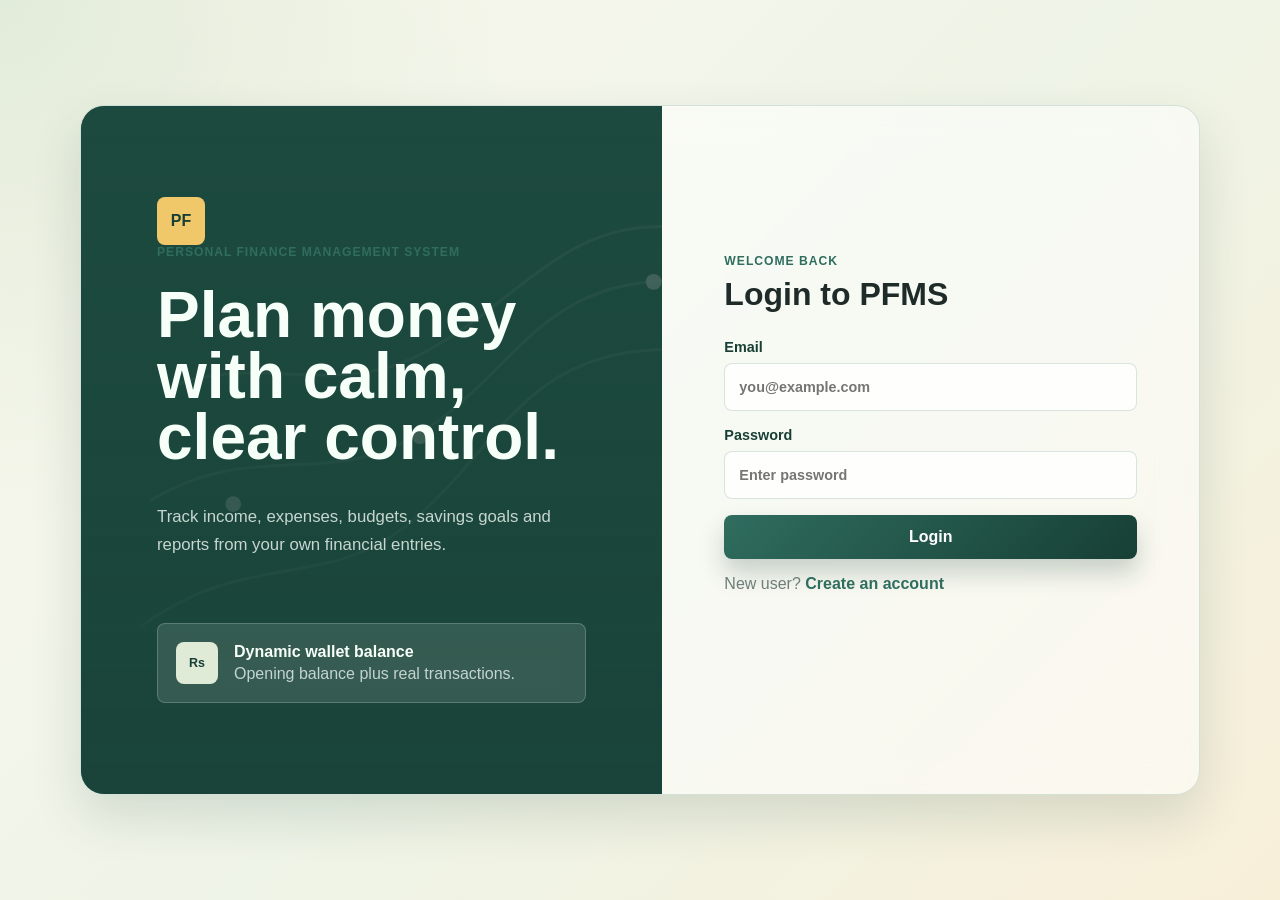
<file: index.html>
<!DOCTYPE html>
<html lang="en">
<head>
  <meta charset="UTF-8">
  <meta name="viewport" content="width=device-width, initial-scale=1.0">
  <title>PFMS | Personal Finance Management System</title>
  <link rel="stylesheet" href="assets/style.css">
</head>
<body class="auth-page">
  <script>
    const sessionUser = localStorage.getItem('pfms_current_user');
    window.location.href = sessionUser ? 'dashboard.html' : 'login.html';
  </script>
</body>
</html>
<h1>Test Update</h1>
</file>
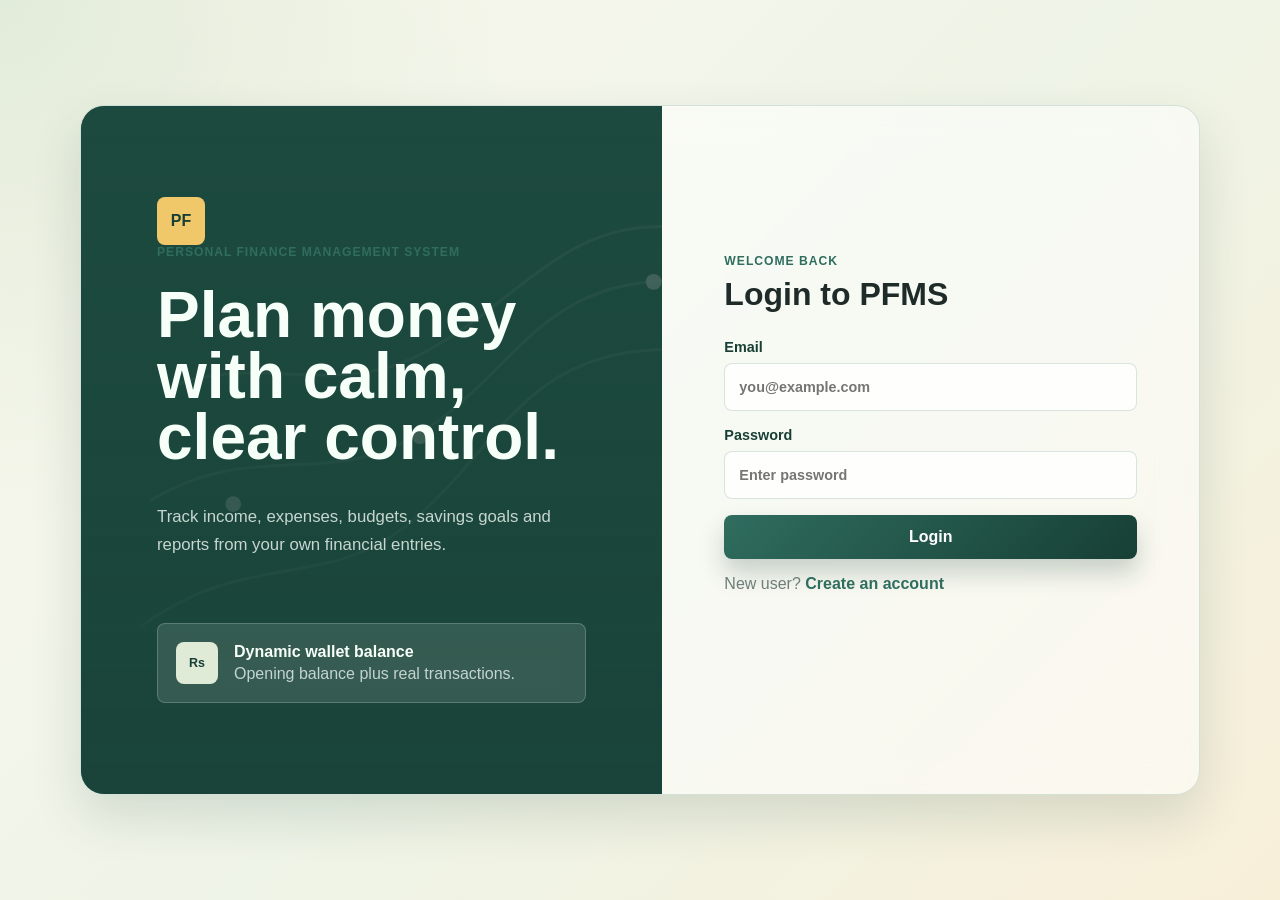
<file: budget.html>
<!DOCTYPE html>
<html lang="en">
<head>
  <meta charset="UTF-8">
  <meta name="viewport" content="width=device-width, initial-scale=1.0">
  <title>Budget | PFMS</title>
  <link rel="stylesheet" href="assets/style.css">
</head>
<body>
  <aside class="sidebar">
    <a class="logo" href="dashboard.html"><span>PF</span><b>PFMS</b></a>
    <nav class="nav">
      <a href="dashboard.html" data-page="dashboard">Dashboard</a>
      <a href="transactions.html" data-page="transactions">Transactions</a>
      <a href="budget.html" data-page="budget">Budget</a>
      <a href="savings.html" data-page="savings">Savings</a>
      <a href="reports.html" data-page="reports">Reports</a>
    </nav>
    <button class="ghost-btn logout-btn" id="logoutBtn">Logout</button>
  </aside>

  <main class="app-main">
    <header class="topbar">
      <div>
        <p class="eyebrow">Category limits</p>
        <h1>Budget</h1>
      </div>
      <div class="user-pill" id="userPill"></div>
    </header>

    <section class="two-column">
      <form class="panel form-panel" id="budgetForm">
        <div class="panel-head"><h2>Create Budget</h2></div>
        <label>Expense Category
          <input type="text" id="budgetCategory" required placeholder="Must match transaction category">
        </label>
        <label>Budget Limit
          <input type="number" id="budgetLimit" min="0.01" step="0.01" required placeholder="Enter category limit">
        </label>
        <button class="primary-btn" type="submit">Save budget</button>
        <p class="message" id="budgetMessage"></p>
      </form>

      <section class="panel-list" id="budgetList"></section>
    </section>
  </main>
  <script src="assets/app.js"></script>
</body>
</html>
</file>
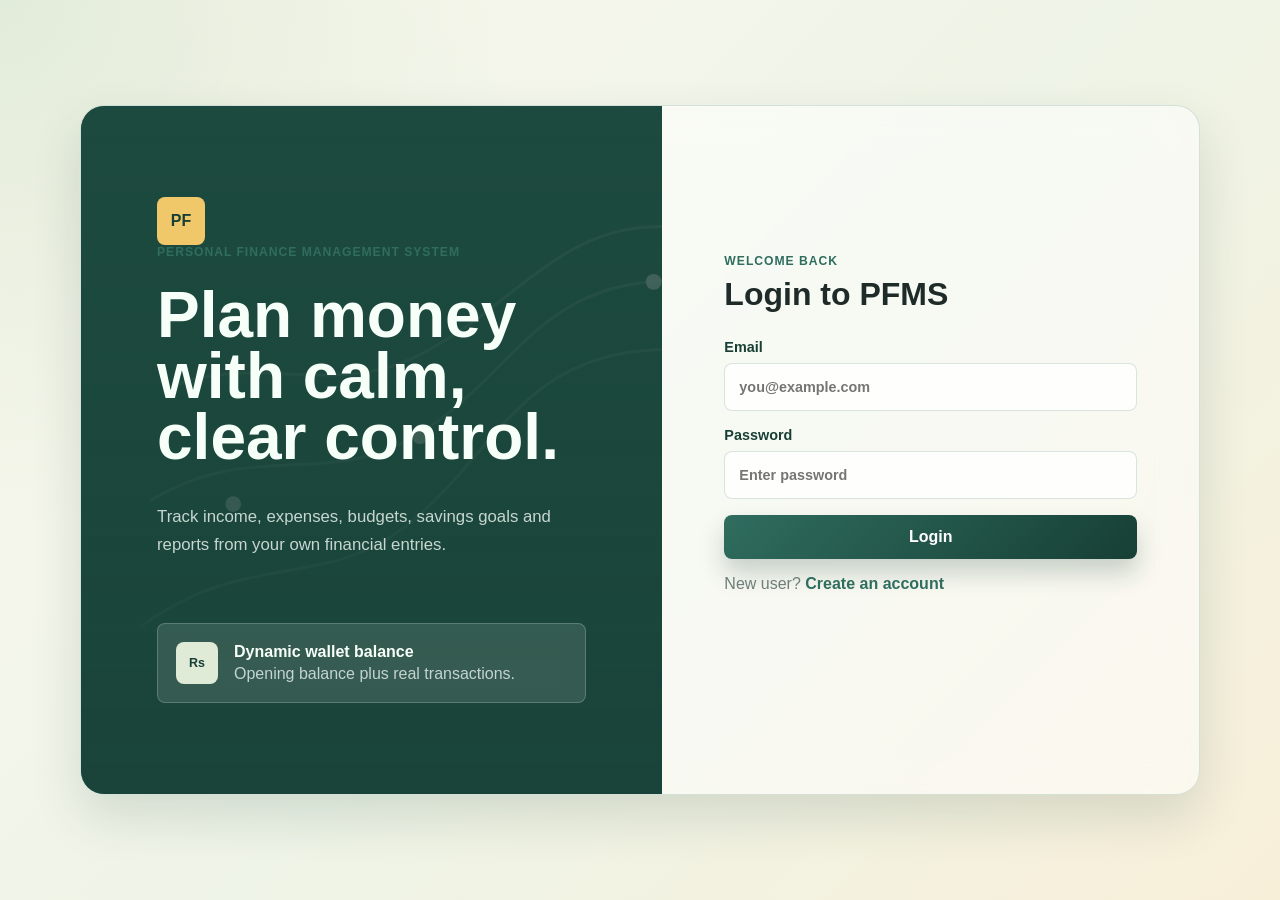
<file: dashboard.html>
<!DOCTYPE html>
<html lang="en">
<head>
  <meta charset="UTF-8">
  <meta name="viewport" content="width=device-width, initial-scale=1.0">
  <title>Dashboard | PFMS</title>
  <link rel="stylesheet" href="assets/style.css">
</head>
<body>
  <aside class="sidebar">
    <a class="logo" href="dashboard.html"><span>PF</span><b>PFMS</b></a>
    <nav class="nav">
      <a href="dashboard.html" data-page="dashboard">Dashboard</a>
      <a href="transactions.html" data-page="transactions">Transactions</a>
      <a href="budget.html" data-page="budget">Budget</a>
      <a href="savings.html" data-page="savings">Savings</a>
      <a href="reports.html" data-page="reports">Reports</a>
    </nav>
    <button class="ghost-btn logout-btn" id="logoutBtn">Logout</button>
  </aside>

  <main class="app-main">
    <header class="topbar">
      <div>
        <p class="eyebrow">Finance overview</p>
        <h1>Dashboard</h1>
      </div>
      <div class="user-pill" id="userPill"></div>
    </header>

    <section class="metric-grid">
      <article class="metric-card balance">
        <span class="metric-icon">Rs</span>
        <p>Current Balance</p>
        <h2 id="currentBalance">Loading</h2>
      </article>
      <article class="metric-card">
        <span class="metric-icon income">IN</span>
        <p>Total Income</p>
        <h2 id="totalIncome">Loading</h2>
      </article>
      <article class="metric-card">
        <span class="metric-icon expense">EX</span>
        <p>Total Expenses</p>
        <h2 id="totalExpense">Loading</h2>
      </article>
      <article class="metric-card">
        <span class="metric-icon saving">SG</span>
        <p>Savings Tracked</p>
        <h2 id="totalSavings">Loading</h2>
      </article>
    </section>

    <section class="content-grid">
      <article class="panel chart-panel">
        <div class="panel-head">
          <div>
            <p class="eyebrow">Actual data</p>
            <h2>Money Flow</h2>
          </div>
        </div>
        <canvas id="financeChart" height="230"></canvas>
      </article>

      <article class="panel">
        <div class="panel-head">
          <div>
            <p class="eyebrow">Recent ledger</p>
            <h2>Latest Transactions</h2>
          </div>
          <a class="link-btn" href="transactions.html">Add entry</a>
        </div>
        <div class="table-wrap">
          <table>
            <thead>
              <tr><th>Date</th><th>Type</th><th>Category</th><th>Amount</th></tr>
            </thead>
            <tbody id="recentTransactions"></tbody>
          </table>
        </div>
      </article>
    </section>
  </main>
  <script src="assets/app.js"></script>
</body>
</html>
</file>
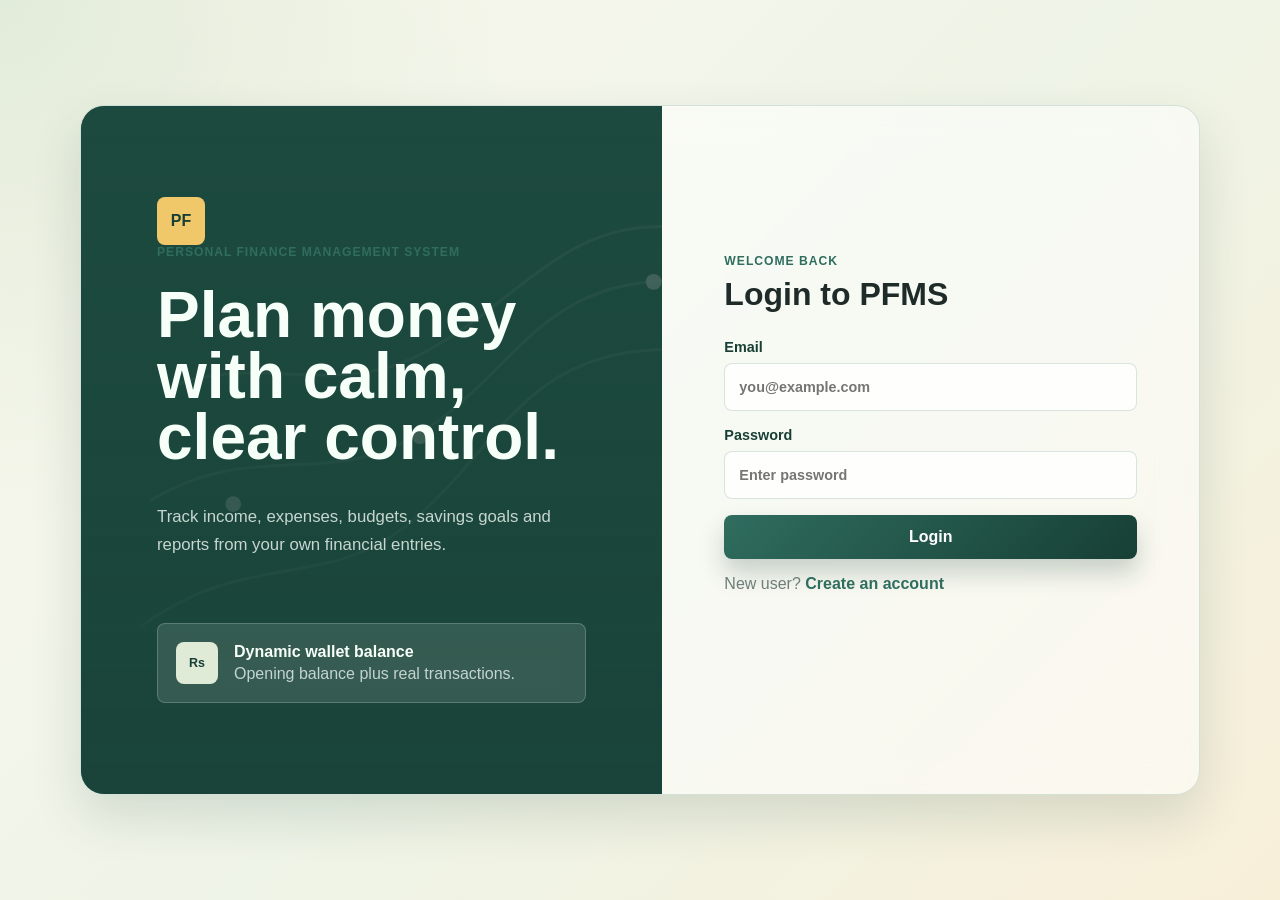
<file: login.html>
<!DOCTYPE html>
<html lang="en">
<head>
  <meta charset="UTF-8">
  <meta name="viewport" content="width=device-width, initial-scale=1.0">
  <title>Login | PFMS</title>
  <link rel="stylesheet" href="assets/style.css">
</head>
<body class="auth-page">
  <main class="auth-shell">
    <section class="auth-visual">
      <div class="brand-mark">PF</div>
      <p class="eyebrow">Personal Finance Management System</p>
      <h1>Plan money with calm, clear control.</h1>
      <p class="auth-copy">Track income, expenses, budgets, savings goals and reports from your own financial entries.</p>
      <div class="visual-card">
        <span class="mini-icon">Rs</span>
        <div>
          <strong>Dynamic wallet balance</strong>
          <p>Opening balance plus real transactions.</p>
        </div>
      </div>
    </section>

    <section class="auth-panel">
      <form class="auth-form" id="loginForm">
        <p class="eyebrow">Welcome back</p>
        <h2>Login to PFMS</h2>
        <label>Email
          <input type="email" id="loginEmail" required placeholder="you@example.com">
        </label>
        <label>Password
          <input type="password" id="loginPassword" required placeholder="Enter password">
        </label>
        <button class="primary-btn" type="submit">Login</button>
        <p class="form-note">New user? <a href="register.html">Create an account</a></p>
        <p class="message" id="authMessage"></p>
      </form>
    </section>
  </main>
  <script src="assets/app.js"></script>
</body>
</html>
</file>
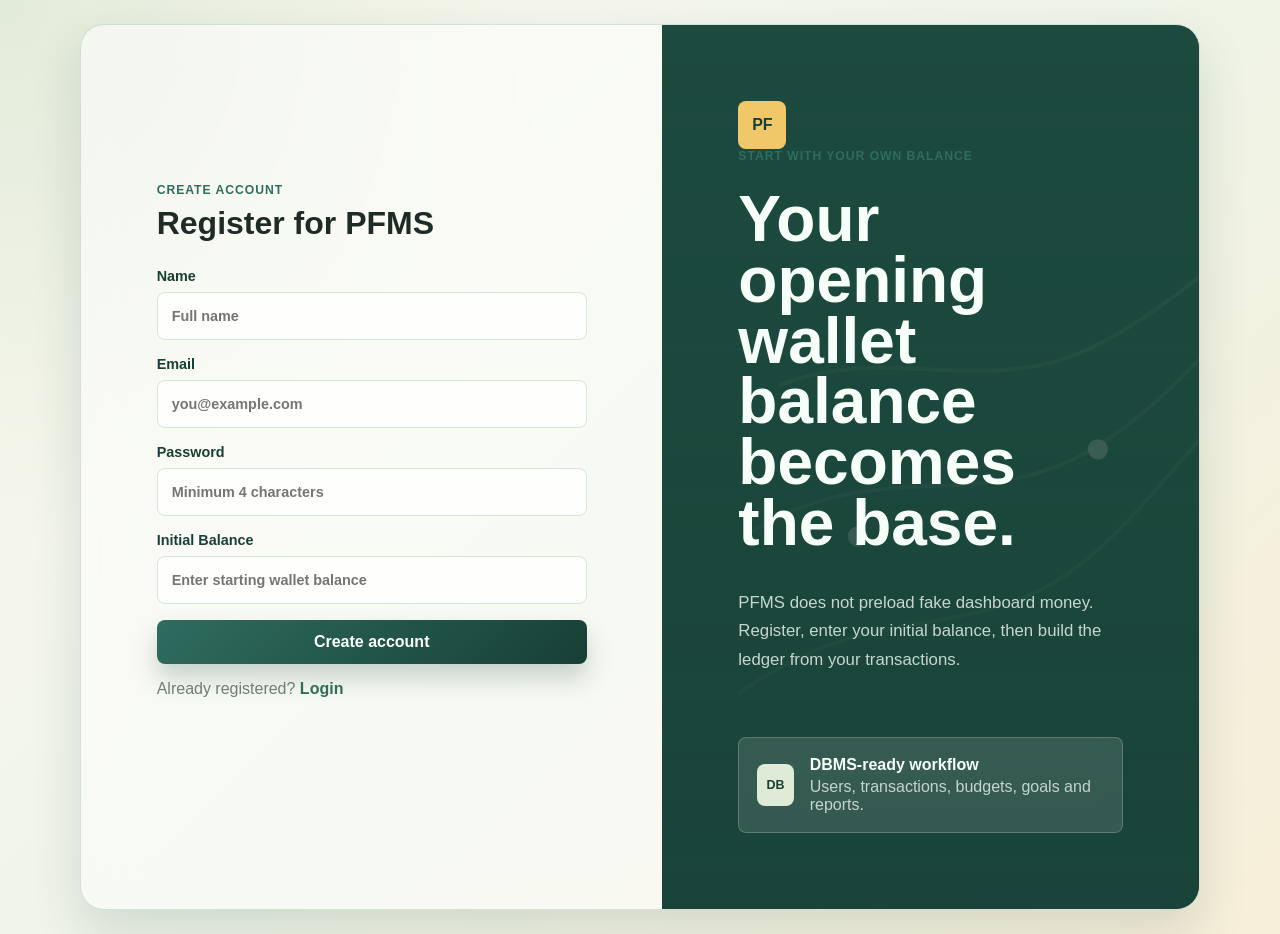
<file: register.html>
<!DOCTYPE html>
<html lang="en">
<head>
  <meta charset="UTF-8">
  <meta name="viewport" content="width=device-width, initial-scale=1.0">
  <title>Register | PFMS</title>
  <link rel="stylesheet" href="assets/style.css">
</head>
<body class="auth-page">
  <main class="auth-shell reverse">
    <section class="auth-visual">
      <div class="brand-mark">PF</div>
      <p class="eyebrow">Start with your own balance</p>
      <h1>Your opening wallet balance becomes the base.</h1>
      <p class="auth-copy">PFMS does not preload fake dashboard money. Register, enter your initial balance, then build the ledger from your transactions.</p>
      <div class="visual-card">
        <span class="mini-icon">DB</span>
        <div>
          <strong>DBMS-ready workflow</strong>
          <p>Users, transactions, budgets, goals and reports.</p>
        </div>
      </div>
    </section>

    <section class="auth-panel">
      <form class="auth-form" id="registerForm">
        <p class="eyebrow">Create account</p>
        <h2>Register for PFMS</h2>
        <label>Name
          <input type="text" id="registerName" required placeholder="Full name">
        </label>
        <label>Email
          <input type="email" id="registerEmail" required placeholder="you@example.com">
        </label>
        <label>Password
          <input type="password" id="registerPassword" required minlength="4" placeholder="Minimum 4 characters">
        </label>
        <label>Initial Balance
          <input type="number" id="registerBalance" required min="0" step="0.01" placeholder="Enter starting wallet balance">
        </label>
        <button class="primary-btn" type="submit">Create account</button>
        <p class="form-note">Already registered? <a href="login.html">Login</a></p>
        <p class="message" id="authMessage"></p>
      </form>
    </section>
  </main>
  <script src="assets/app.js"></script>
</body>
</html>
</file>
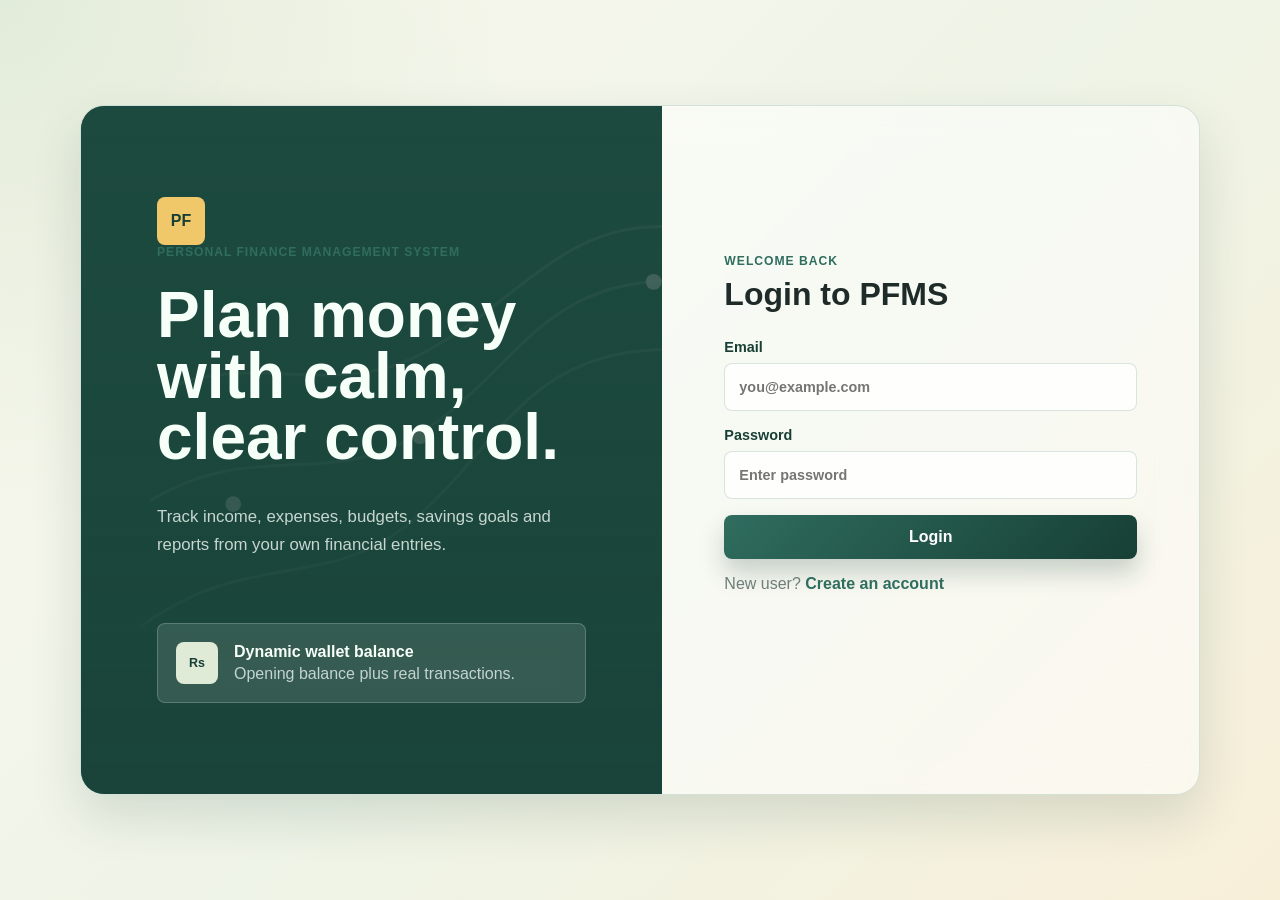
<file: reports.html>
<!DOCTYPE html>
<html lang="en">
<head>
  <meta charset="UTF-8">
  <meta name="viewport" content="width=device-width, initial-scale=1.0">
  <title>Reports | PFMS</title>
  <link rel="stylesheet" href="assets/style.css">
</head>
<body>
  <aside class="sidebar">
    <a class="logo" href="dashboard.html"><span>PF</span><b>PFMS</b></a>
    <nav class="nav">
      <a href="dashboard.html" data-page="dashboard">Dashboard</a>
      <a href="transactions.html" data-page="transactions">Transactions</a>
      <a href="budget.html" data-page="budget">Budget</a>
      <a href="savings.html" data-page="savings">Savings</a>
      <a href="reports.html" data-page="reports">Reports</a>
    </nav>
    <button class="ghost-btn logout-btn" id="logoutBtn">Logout</button>
  </aside>

  <main class="app-main">
    <header class="topbar">
      <div>
        <p class="eyebrow">Generated from ledger</p>
        <h1>Reports</h1>
      </div>
      <div class="user-pill" id="userPill"></div>
    </header>

    <section class="metric-grid compact">
      <article class="metric-card"><p>Income Entries</p><h2 id="incomeCount">0</h2></article>
      <article class="metric-card"><p>Expense Entries</p><h2 id="expenseCount">0</h2></article>
      <article class="metric-card"><p>Largest Expense</p><h2 id="largestExpense">Loading</h2></article>
      <article class="metric-card"><p>Net Result</p><h2 id="netResult">Loading</h2></article>
    </section>

    <section class="content-grid">
      <article class="panel chart-panel">
        <div class="panel-head"><h2>Category Expense Report</h2></div>
        <div id="categoryReport"></div>
      </article>
      <article class="panel">
        <div class="panel-head"><h2>Transaction Summary</h2></div>
        <div class="table-wrap">
          <table>
            <thead>
              <tr><th>Category</th><th>Income</th><th>Expense</th><th>Net</th></tr>
            </thead>
            <tbody id="summaryTable"></tbody>
          </table>
        </div>
      </article>
    </section>
  </main>
  <script src="assets/app.js"></script>
</body>
</html>
</file>
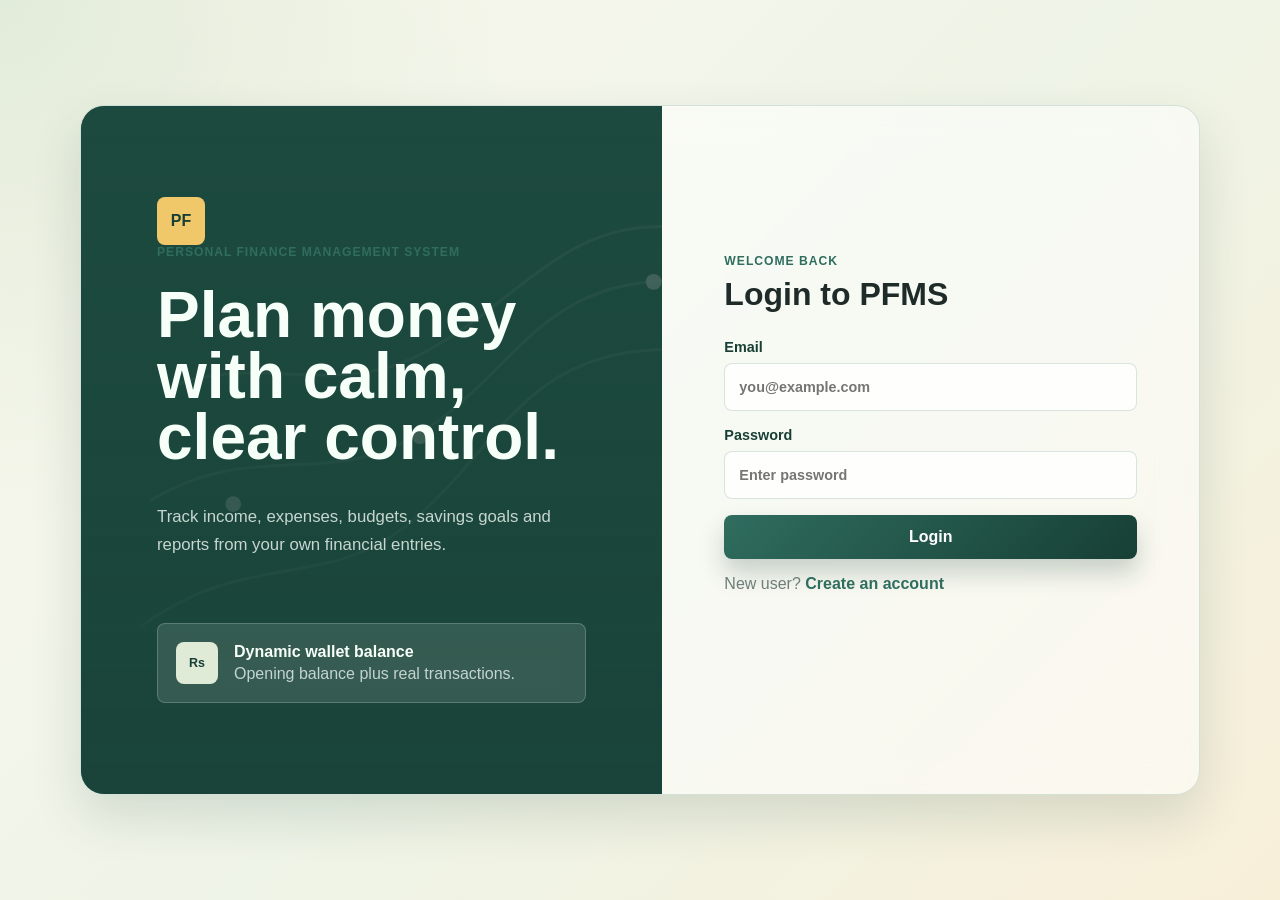
<file: savings.html>
<!DOCTYPE html>
<html lang="en">
<head>
  <meta charset="UTF-8">
  <meta name="viewport" content="width=device-width, initial-scale=1.0">
  <title>Savings | PFMS</title>
  <link rel="stylesheet" href="assets/style.css">
</head>
<body>
  <aside class="sidebar">
    <a class="logo" href="dashboard.html"><span>PF</span><b>PFMS</b></a>
    <nav class="nav">
      <a href="dashboard.html" data-page="dashboard">Dashboard</a>
      <a href="transactions.html" data-page="transactions">Transactions</a>
      <a href="budget.html" data-page="budget">Budget</a>
      <a href="savings.html" data-page="savings">Savings</a>
      <a href="reports.html" data-page="reports">Reports</a>
    </nav>
    <button class="ghost-btn logout-btn" id="logoutBtn">Logout</button>
  </aside>

  <main class="app-main">
    <header class="topbar">
      <div>
        <p class="eyebrow">Goal tracking</p>
        <h1>Savings</h1>
      </div>
      <div class="user-pill" id="userPill"></div>
    </header>

    <section class="two-column">
      <form class="panel form-panel" id="savingsForm">
        <div class="panel-head"><h2>Create Savings Goal</h2></div>
        <label>Goal Name
          <input type="text" id="goalName" required placeholder="Emergency fund, laptop, trip">
        </label>
        <label>Target Amount
          <input type="number" id="goalTarget" min="0.01" step="0.01" required placeholder="Enter target">
        </label>
        <label>Current Saved Amount
          <input type="number" id="goalSaved" min="0" step="0.01" required placeholder="Enter current saved amount">
        </label>
        <button class="primary-btn" type="submit">Save goal</button>
        <p class="message" id="savingsMessage"></p>
      </form>

      <section class="panel-list" id="savingsList"></section>
    </section>
  </main>
  <script src="assets/app.js"></script>
</body>
</html>
</file>
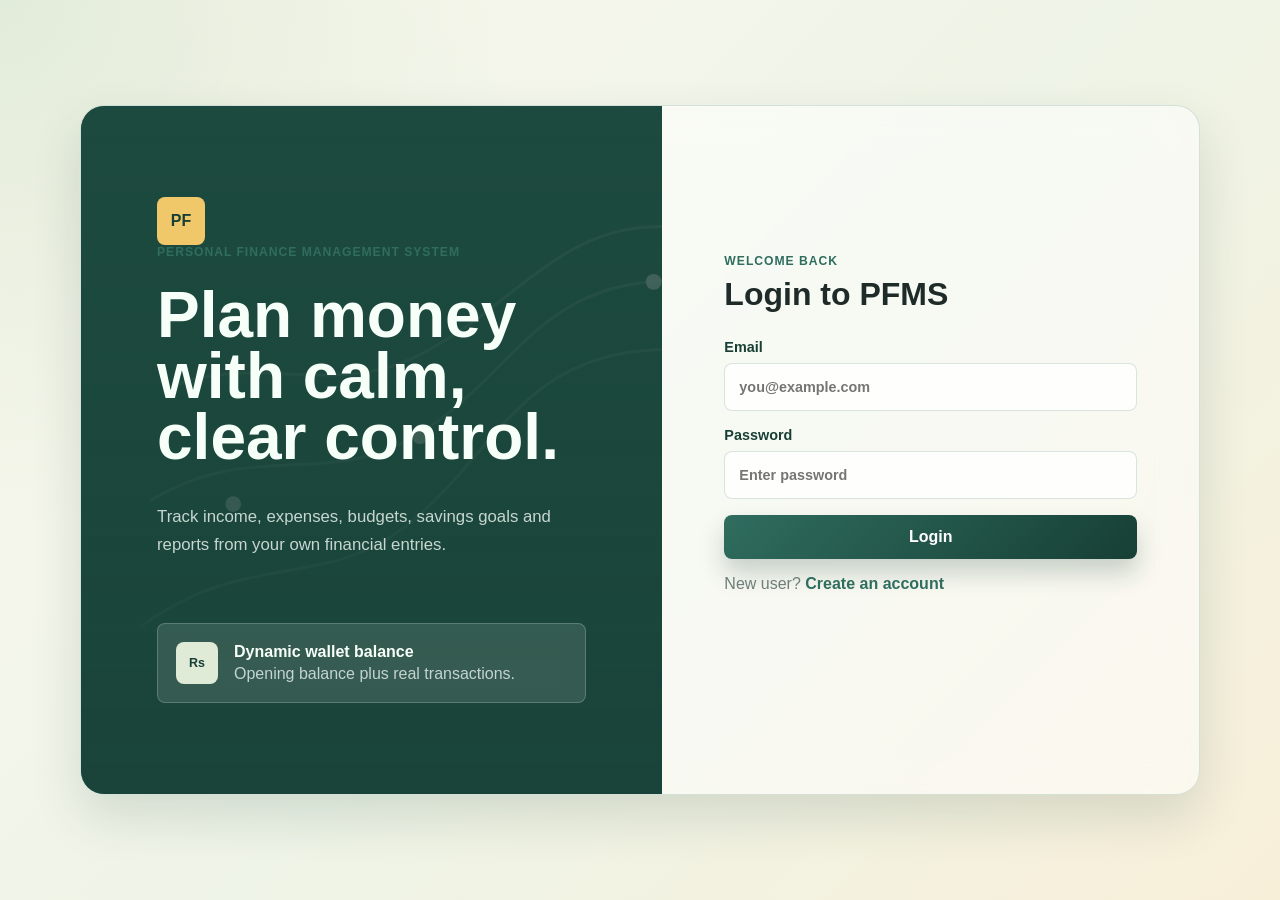
<file: transactions.html>
<!DOCTYPE html>
<html lang="en">
<head>
  <meta charset="UTF-8">
  <meta name="viewport" content="width=device-width, initial-scale=1.0">
  <title>Transactions | PFMS</title>
  <link rel="stylesheet" href="assets/style.css">
</head>
<body>
  <aside class="sidebar">
    <a class="logo" href="dashboard.html"><span>PF</span><b>PFMS</b></a>
    <nav class="nav">
      <a href="dashboard.html" data-page="dashboard">Dashboard</a>
      <a href="transactions.html" data-page="transactions">Transactions</a>
      <a href="budget.html" data-page="budget">Budget</a>
      <a href="savings.html" data-page="savings">Savings</a>
      <a href="reports.html" data-page="reports">Reports</a>
    </nav>
    <button class="ghost-btn logout-btn" id="logoutBtn">Logout</button>
  </aside>

  <main class="app-main">
    <header class="topbar">
      <div>
        <p class="eyebrow">Income and expense ledger</p>
        <h1>Transactions</h1>
      </div>
      <div class="user-pill" id="userPill"></div>
    </header>

    <section class="two-column">
      <form class="panel form-panel" id="transactionForm">
        <div class="panel-head"><h2>Add Transaction</h2></div>
        <label>Type
          <select id="transactionType" required>
            <option value="income">Income</option>
            <option value="expense">Expense</option>
          </select>
        </label>
        <label>Category
          <input type="text" id="transactionCategory" required placeholder="Salary, Food, Rent, Travel">
        </label>
        <label>Amount
          <input type="number" id="transactionAmount" min="0.01" step="0.01" required placeholder="Enter amount">
        </label>
        <label>Date
          <input type="date" id="transactionDate" required>
        </label>
        <label>Description
          <input type="text" id="transactionDescription" placeholder="Optional note">
        </label>
        <button class="primary-btn" type="submit">Save transaction</button>
        <p class="message" id="transactionMessage"></p>
      </form>

      <article class="panel">
        <div class="panel-head">
          <div>
            <p class="eyebrow">Calculated balance</p>
            <h2 id="transactionBalance">Loading</h2>
          </div>
        </div>
        <div class="table-wrap tall">
          <table>
            <thead>
              <tr><th>Date</th><th>Type</th><th>Category</th><th>Amount</th><th>Action</th></tr>
            </thead>
            <tbody id="transactionTable"></tbody>
          </table>
        </div>
      </article>
    </section>
  </main>
  <script src="assets/app.js"></script>
</body>
</html>
</file>
<file: assets/style.css>
:root {
  --green-900: #173f35;
  --green-700: #2f6d5f;
  --green-500: #61a88f;
  --sage: #dfead7;
  --beige: #f4ecd9;
  --cream: #fbf8ef;
  --ink: #1e2b28;
  --muted: #6f7d77;
  --line: rgba(47, 109, 95, 0.18);
  --white: rgba(255, 255, 255, 0.78);
  --shadow: 0 22px 50px rgba(23, 63, 53, 0.14);
  --radius: 8px;
}

* {
  box-sizing: border-box;
}

body {
  margin: 0;
  min-height: 100vh;
  font-family: Inter, Segoe UI, Arial, sans-serif;
  color: var(--ink);
  background:
    radial-gradient(circle at top left, rgba(223, 234, 215, 0.9), transparent 34rem),
    linear-gradient(135deg, #fbf8ef 0%, #eef4e7 52%, #f8efd9 100%);
}

a {
  color: inherit;
  text-decoration: none;
}

button,
input,
select {
  font: inherit;
}

.auth-page {
  display: grid;
  place-items: center;
  padding: 24px;
}

.auth-shell {
  width: min(1120px, 100%);
  min-height: 690px;
  display: grid;
  grid-template-columns: 1.04fr 0.96fr;
  overflow: hidden;
  border: 1px solid var(--line);
  border-radius: 24px;
  background: rgba(255, 255, 255, 0.52);
  box-shadow: var(--shadow);
  backdrop-filter: blur(18px);
}

.auth-shell.reverse .auth-visual {
  order: 2;
}

.auth-visual {
  position: relative;
  display: flex;
  flex-direction: column;
  justify-content: center;
  padding: clamp(36px, 6vw, 76px);
  color: #f7fff9;
  background:
    linear-gradient(rgba(23, 63, 53, 0.76), rgba(23, 63, 53, 0.9)),
    url("data:image/svg+xml,%3Csvg xmlns='http://www.w3.org/2000/svg' width='900' height='700' viewBox='0 0 900 700'%3E%3Crect width='900' height='700' fill='%232f6d5f'/%3E%3Cg fill='none' stroke='%23dfead7' stroke-opacity='.26' stroke-width='3'%3E%3Cpath d='M60 530c110-80 184-36 270-102 90-70 117-176 257-180 92-2 150 38 235-29'/%3E%3Cpath d='M70 402c104-64 180-12 270-66 98-58 122-153 252-158 89-4 144 34 232-20'/%3E%3Cpath d='M92 286c80-35 165 10 247-30 97-47 142-128 240-133 88-5 142 34 238 0'/%3E%3C/g%3E%3Cg fill='%23fbf8ef' fill-opacity='.88'%3E%3Ccircle cx='155' cy='405' r='8'/%3E%3Ccircle cx='345' cy='336' r='8'/%3E%3Ccircle cx='583' cy='179' r='8'/%3E%3Ccircle cx='768' cy='160' r='8'/%3E%3C/g%3E%3C/svg%3E");
  background-size: cover;
}

.brand-mark,
.logo span {
  width: 48px;
  height: 48px;
  display: inline-grid;
  place-items: center;
  border-radius: var(--radius);
  background: #f0c86a;
  color: var(--green-900);
  font-weight: 900;
  letter-spacing: 0;
}

.auth-visual h1 {
  max-width: 530px;
  margin: 18px 0;
  font-size: clamp(2.2rem, 5vw, 4.8rem);
  line-height: 0.95;
  letter-spacing: 0;
}

.auth-copy {
  max-width: 520px;
  color: rgba(247, 255, 249, 0.78);
  font-size: 1.05rem;
  line-height: 1.7;
}

.visual-card {
  margin-top: 46px;
  display: flex;
  gap: 16px;
  align-items: center;
  width: min(430px, 100%);
  padding: 18px;
  border: 1px solid rgba(255, 255, 255, 0.2);
  border-radius: var(--radius);
  background: rgba(255, 255, 255, 0.12);
  backdrop-filter: blur(10px);
}

.visual-card p {
  margin: 4px 0 0;
  color: rgba(247, 255, 249, 0.74);
}

.mini-icon,
.metric-icon {
  width: 42px;
  height: 42px;
  display: inline-grid;
  place-items: center;
  border-radius: var(--radius);
  background: var(--sage);
  color: var(--green-900);
  font-size: 0.78rem;
  font-weight: 900;
}

.auth-panel {
  display: grid;
  place-items: center;
  padding: clamp(24px, 5vw, 62px);
}

.auth-form,
.form-panel {
  width: min(430px, 100%);
}

.auth-form h2,
.topbar h1,
.panel h2,
.form-panel h2 {
  margin: 0;
  letter-spacing: 0;
}

.auth-form h2 {
  margin-bottom: 26px;
  font-size: 2rem;
}

.eyebrow {
  margin: 0 0 8px;
  color: var(--green-700);
  font-size: 0.76rem;
  font-weight: 800;
  letter-spacing: 0.08em;
  text-transform: uppercase;
}

label {
  display: block;
  margin-bottom: 16px;
  color: var(--green-900);
  font-size: 0.9rem;
  font-weight: 800;
}

input,
select {
  width: 100%;
  min-height: 48px;
  margin-top: 8px;
  padding: 0 14px;
  border: 1px solid var(--line);
  border-radius: var(--radius);
  color: var(--ink);
  background: rgba(255, 255, 255, 0.78);
  outline: none;
  transition: border 0.2s, box-shadow 0.2s, transform 0.2s;
}

input:focus,
select:focus {
  border-color: var(--green-500);
  box-shadow: 0 0 0 4px rgba(97, 168, 143, 0.18);
}

.primary-btn,
.ghost-btn,
.link-btn,
.danger-btn {
  min-height: 44px;
  border: 0;
  border-radius: var(--radius);
  cursor: pointer;
  font-weight: 900;
  transition: transform 0.2s, box-shadow 0.2s, background 0.2s;
}

.primary-btn {
  width: 100%;
  color: #fff;
  background: linear-gradient(135deg, var(--green-700), var(--green-900));
  box-shadow: 0 14px 25px rgba(23, 63, 53, 0.22);
}

.primary-btn:hover,
.ghost-btn:hover,
.link-btn:hover,
.danger-btn:hover {
  transform: translateY(-2px);
}

.form-note,
.message,
.empty-state {
  color: var(--muted);
}

.form-note a,
.link-btn {
  color: var(--green-700);
  font-weight: 900;
}

.message {
  min-height: 22px;
}

.sidebar {
  position: fixed;
  inset: 18px auto 18px 18px;
  z-index: 3;
  width: 250px;
  display: flex;
  flex-direction: column;
  padding: 18px;
  border: 1px solid var(--line);
  border-radius: 18px;
  background: rgba(255, 255, 255, 0.72);
  box-shadow: var(--shadow);
  backdrop-filter: blur(16px);
}

.logo {
  display: flex;
  align-items: center;
  gap: 12px;
  margin-bottom: 28px;
  color: var(--green-900);
  font-size: 1.2rem;
}

.nav {
  display: grid;
  gap: 8px;
}

.nav a {
  padding: 13px 14px;
  border-radius: var(--radius);
  color: var(--muted);
  font-weight: 850;
  transition: background 0.2s, color 0.2s, transform 0.2s;
}

.nav a:hover,
.nav a.active {
  color: var(--green-900);
  background: var(--sage);
  transform: translateX(3px);
}

.logout-btn {
  margin-top: auto;
  color: var(--green-900);
  background: var(--beige);
}

.app-main {
  width: calc(100% - 300px);
  margin-left: 300px;
  padding: 30px 30px 44px 0;
}

.topbar {
  display: flex;
  justify-content: space-between;
  align-items: center;
  gap: 20px;
  margin-bottom: 24px;
}

.topbar h1 {
  font-size: clamp(2rem, 4vw, 3.4rem);
}

.user-pill {
  padding: 12px 16px;
  border: 1px solid var(--line);
  border-radius: 999px;
  background: rgba(255, 255, 255, 0.7);
  color: var(--green-900);
  font-weight: 900;
}

.metric-grid {
  display: grid;
  grid-template-columns: repeat(4, minmax(0, 1fr));
  gap: 18px;
  margin-bottom: 18px;
}

.metric-grid.compact {
  grid-template-columns: repeat(4, minmax(160px, 1fr));
}

.metric-card,
.panel,
.progress-card {
  border: 1px solid var(--line);
  border-radius: 16px;
  background: rgba(255, 255, 255, 0.72);
  box-shadow: var(--shadow);
  backdrop-filter: blur(16px);
}

.metric-card {
  min-height: 164px;
  padding: 20px;
  display: flex;
  flex-direction: column;
  justify-content: space-between;
}

.metric-card.balance {
  color: #fff;
  background: linear-gradient(135deg, var(--green-700), var(--green-900));
}

.metric-card.balance p,
.metric-card.balance h2 {
  color: #fff;
}

.metric-card p {
  margin: 16px 0 0;
  color: var(--muted);
  font-weight: 800;
}

.metric-card h2 {
  margin: 8px 0 0;
  font-size: clamp(1.35rem, 2vw, 2.05rem);
  letter-spacing: 0;
  word-break: break-word;
}

.metric-icon.income {
  background: #dff2e8;
}

.metric-icon.expense {
  background: #f5ddd2;
}

.metric-icon.saving {
  background: #f5e8bd;
}

.content-grid,
.two-column {
  display: grid;
  grid-template-columns: minmax(0, 1fr) minmax(0, 1.25fr);
  gap: 18px;
  align-items: start;
}

.panel,
.progress-card {
  padding: 20px;
}

.panel-head {
  display: flex;
  align-items: center;
  justify-content: space-between;
  gap: 18px;
  margin-bottom: 18px;
}

.chart-panel {
  min-height: 360px;
}

.table-wrap {
  width: 100%;
  overflow-x: auto;
}

.table-wrap.tall {
  max-height: 540px;
  overflow: auto;
}

table {
  width: 100%;
  border-collapse: collapse;
  min-width: 620px;
}

th,
td {
  padding: 14px 12px;
  text-align: left;
  border-bottom: 1px solid var(--line);
}

th {
  color: var(--green-900);
  font-size: 0.78rem;
  letter-spacing: 0.06em;
  text-transform: uppercase;
}

td {
  color: var(--muted);
  font-weight: 720;
}

.tag {
  display: inline-flex;
  align-items: center;
  padding: 6px 10px;
  border-radius: 999px;
  font-size: 0.78rem;
  font-weight: 900;
}

.tag.income {
  color: #1d6d52;
  background: #dff2e8;
}

.tag.expense {
  color: #9a4d35;
  background: #f5ddd2;
}

.danger-btn {
  min-height: 34px;
  padding: 0 12px;
  color: #8e352b;
  background: #f8dfd7;
}

.panel-list {
  display: grid;
  gap: 16px;
}

.progress-card h3 {
  margin: 0;
}

.progress-meta {
  display: flex;
  justify-content: space-between;
  gap: 16px;
  margin: 10px 0 12px;
  color: var(--muted);
  font-weight: 800;
}

.progress-track {
  height: 12px;
  overflow: hidden;
  border-radius: 999px;
  background: rgba(47, 109, 95, 0.12);
}

.progress-fill {
  width: 0;
  height: 100%;
  border-radius: inherit;
  background: linear-gradient(90deg, var(--green-500), var(--green-700));
  transition: width 0.35s ease;
}

.progress-fill.warn {
  background: linear-gradient(90deg, #d7a13a, #b7653d);
}

.alert {
  margin: 12px 0 0;
  padding: 10px 12px;
  border-radius: var(--radius);
  color: #805323;
  background: #fff1c7;
  font-weight: 850;
}

.report-row {
  margin-bottom: 16px;
}

.report-row .progress-meta {
  margin-top: 0;
}

@media (max-width: 980px) {
  .auth-shell,
  .content-grid,
  .two-column,
  .metric-grid {
    grid-template-columns: 1fr;
  }

  .auth-shell.reverse .auth-visual {
    order: 0;
  }

  .sidebar {
    position: static;
    width: auto;
    margin: 14px;
  }

  .app-main {
    width: auto;
    margin-left: 0;
    padding: 0 14px 32px;
  }

  .metric-grid.compact {
    grid-template-columns: repeat(2, minmax(0, 1fr));
  }
}

@media (max-width: 620px) {
  .auth-page {
    padding: 12px;
  }

  .auth-shell {
    border-radius: 16px;
  }

  .auth-visual {
    min-height: 430px;
  }

  .topbar {
    align-items: flex-start;
    flex-direction: column;
  }

  .metric-grid.compact {
    grid-template-columns: 1fr;
  }

  .nav {
    grid-template-columns: repeat(2, minmax(0, 1fr));
  }
}
</file>
